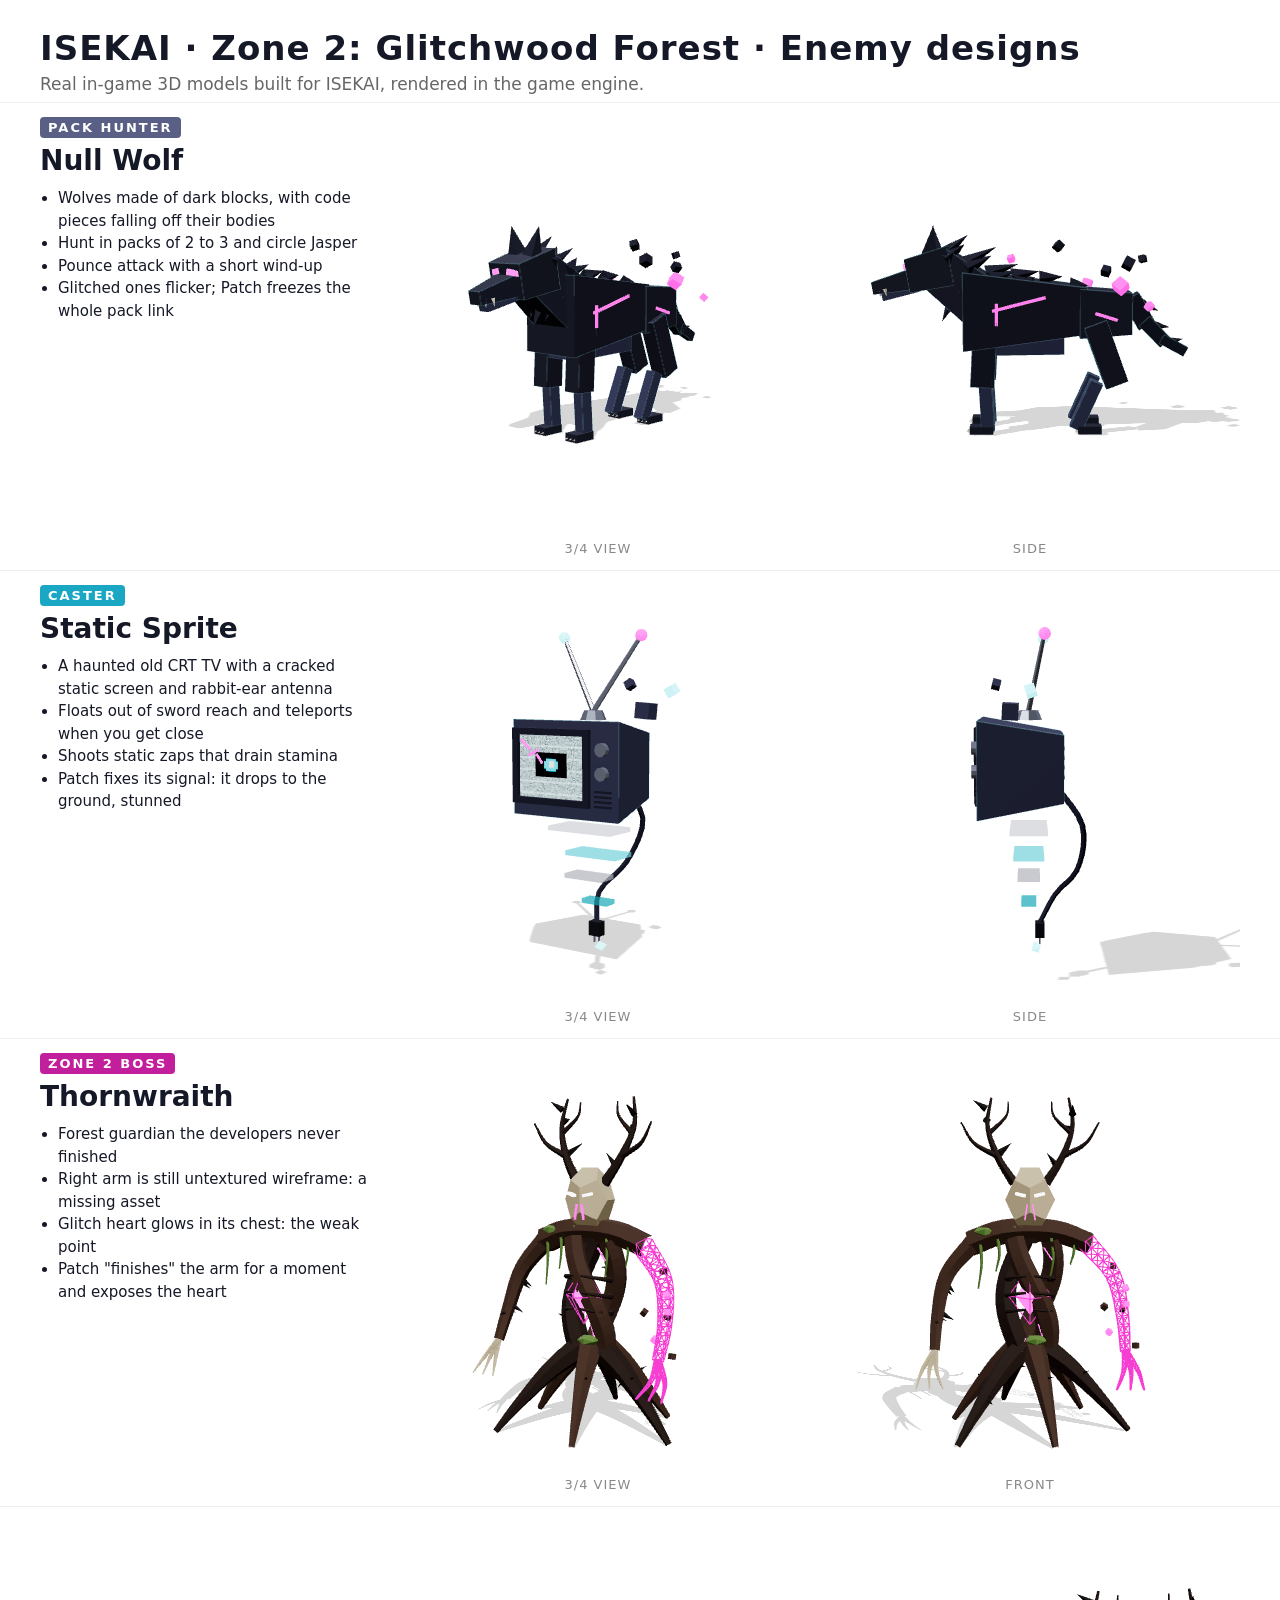
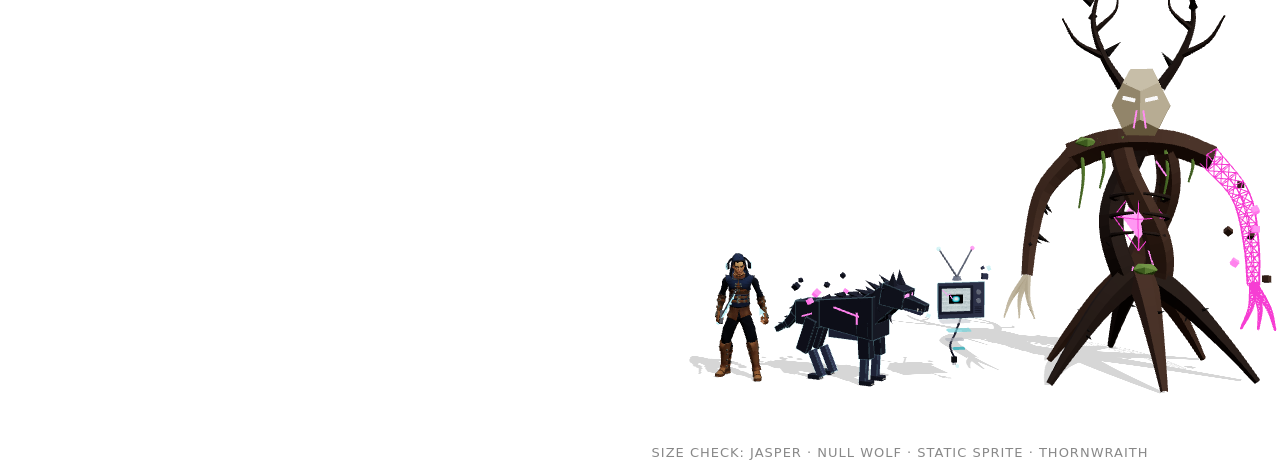
<file: tools/design.html>
<!doctype html>
<html><head><meta charset="utf-8"><title>ISEKAI - Zone 2 enemy designs</title>
<script type="importmap">{ "imports": { "three": "../lib/three.module.min.js", "three/addons/": "../lib/addons/" } }</script>
<style>
  body { margin: 0; background: #fff; font-family: system-ui, sans-serif; color: #151826; width: 1800px; }
  header { padding: 28px 40px 8px; }
  header h1 { margin: 0; font-size: 34px; letter-spacing: 1px; }
  header p { margin: 6px 0 0; color: #666; font-size: 17px; }
  .row { display: flex; align-items: stretch; padding: 14px 40px; border-top: 1px solid #eee; gap: 18px; }
  .info { width: 330px; flex: none; }
  .info h2 { margin: 6px 0 4px; font-size: 28px; }
  .info .tag { display: inline-block; font-size: 13px; font-weight: 800; letter-spacing: 2px; padding: 3px 8px; border-radius: 4px; color: #fff; }
  .info ul { padding-left: 18px; margin: 10px 0 0; font-size: 15px; line-height: 1.5; }
  .views { display: flex; gap: 12px; }
  figure { margin: 0; text-align: center; }
  figure img { width: 420px; height: 420px; display: block; border-radius: 8px; background: #fafafa; }
  figcaption { font-size: 13px; color: #888; margin-top: 4px; letter-spacing: 1px; }
  .lineup img { width: 1720px; height: 520px; }
</style></head>
<body>
<header><h1>ISEKAI · Zone 2: Glitchwood Forest · Enemy designs</h1><p>Real in-game 3D models built for ISEKAI, rendered in the game engine.</p></header>
<div id="rows"></div>
<script type="module">
import * as THREE from 'three';
import { GLTFLoader } from 'three/addons/loaders/GLTFLoader.js';
import { MeshoptDecoder } from 'three/addons/libs/meshopt_decoder.module.js';
import { buildNullWolf, buildStaticSprite, buildThornwraith } from '../src/monsters2.js';
import { buildCharacter } from '../src/characters.js';

const renderer = new THREE.WebGLRenderer({ antialias: true, preserveDrawingBuffer: true });
renderer.setPixelRatio(1); renderer.shadowMap.enabled = true; renderer.shadowMap.type = THREE.PCFSoftShadowMap;
renderer.toneMapping = THREE.ACESFilmicToneMapping; renderer.outputColorSpace = THREE.SRGBColorSpace;

function stage() {
  const s = new THREE.Scene(); s.background = new THREE.Color(0xffffff);
  s.add(new THREE.HemisphereLight(0xffffff, 0xb9b2a0, 1.5));
  const d = new THREE.DirectionalLight(0xffffff, 2.4); d.position.set(4, 8, 6); d.castShadow = true;
  d.shadow.mapSize.set(2048, 2048); Object.assign(d.shadow.camera, { left: -6, right: 6, top: 7, bottom: -2, near: 0.5, far: 30 }); d.shadow.bias = -0.0005; s.add(d);
  const fill = new THREE.DirectionalLight(0xdfe8ff, 0.7); fill.position.set(-5, 3, -4); s.add(fill);
  const g = new THREE.Mesh(new THREE.PlaneGeometry(40, 40), new THREE.ShadowMaterial({ opacity: 0.16 })); g.rotation.x = -Math.PI / 2; g.receiveShadow = true; s.add(g);
  return s;
}

// Render objects from a viewing angle, framed to fit; returns a PNG data URL.
function shot(objs, yaw, w = 420, h = 420, pitch = 0.12, pad = 1.08) {
  renderer.setSize(w, h);
  const s = stage(); for (const o of objs) s.add(o);
  const box = new THREE.Box3(); for (const o of objs) box.expandByObject(o);
  const c = box.getCenter(new THREE.Vector3()), size = box.getSize(new THREE.Vector3());
  const cam = new THREE.PerspectiveCamera(26, w / h, 0.1, 100);
  const fovV = cam.fov * Math.PI / 180, fovH = 2 * Math.atan(Math.tan(fovV / 2) * cam.aspect);
  const radH = Math.max(size.x, size.z) * 0.55, radV = size.y * 0.55;
  const dist = Math.max(radV / Math.tan(fovV / 2), radH / Math.tan(fovH / 2)) * pad + Math.max(size.x, size.z) * 0.3;
  cam.position.set(c.x + Math.sin(yaw) * dist * Math.cos(pitch), c.y + dist * Math.sin(pitch), c.z + Math.cos(yaw) * dist * Math.cos(pitch));
  cam.lookAt(c);
  renderer.render(s, cam);
  for (const o of objs) s.remove(o);
  return renderer.domElement.toDataURL('image/png');
}

const MONSTERS = [
  { name: 'Null Wolf', tag: 'PACK HUNTER', color: '#5a5f86', build: buildNullWolf, views: [[0.75, 'idle', '3/4 VIEW'], [Math.PI / 2, 'idle', 'SIDE'], [0.6, 'attack', 'POUNCE']],
    lines: ['Wolves made of dark blocks, with code pieces falling off their bodies', 'Hunt in packs of 2 to 3 and circle Jasper', 'Pounce attack with a short wind-up', 'Glitched ones flicker; Patch freezes the whole pack link'] },
  { name: 'Static Sprite', tag: 'CASTER', color: '#1aa7c4', build: buildStaticSprite, views: [[0.6, 'idle', '3/4 VIEW'], [Math.PI / 2, 'idle', 'SIDE'], [0.35, 'attack', 'STATIC ZAP']],
    lines: ['A haunted old CRT TV with a cracked static screen and rabbit-ear antenna', 'Floats out of sword reach and teleports when you get close', 'Shoots static zaps that drain stamina', 'Patch fixes its signal: it drops to the ground, stunned'] },
  { name: 'Thornwraith', tag: 'ZONE 2 BOSS', color: '#c21f9d', build: buildThornwraith, views: [[0.55, 'idle', '3/4 VIEW'], [0, 'idle', 'FRONT'], [0.4, 'attack', 'ROOT SLAM']],
    lines: ['Forest guardian the developers never finished', 'Right arm is still untextured wireframe: a missing asset', 'Glitch heart glows in its chest: the weak point', 'Patch "finishes" the arm for a moment and exposes the heart'] },
];

const rows = document.getElementById('rows');
for (const m of MONSTERS) {
  const row = document.createElement('div'); row.className = 'row';
  const imgs = m.views.map(([yaw, pose, cap]) => `<figure><img src="${shot([m.build({ pose }).root], yaw)}"><figcaption>${cap}</figcaption></figure>`).join('');
  row.innerHTML = `<div class="info"><span class="tag" style="background:${m.color}">${m.tag}</span><h2>${m.name}</h2><ul>${m.lines.map(l => `<li>${l}</li>`).join('')}</ul></div><div class="views">${imgs}</div>`;
  rows.appendChild(row);
}

// Size lineup with Jasper.
const loader = new GLTFLoader(); loader.setMeshoptDecoder(MeshoptDecoder);
const [jg, a1] = await Promise.all(['jasper', 'anims1'].map(f => loader.loadAsync(`../assets/models/${f}.glb`)));
const idle = a1.animations.find(c => c.name === 'Idle_Loop');
const jasper = buildCharacter(jg, 'jasper', idle);
const jr = jasper.root;
const jm = new THREE.AnimationMixer(jr); jm.clipAction(idle).play(); jm.update(0.6); jr.position.set(-2.6, 0, 0); jr.rotation.y = 0.3;
const w = buildNullWolf().root; w.position.set(-1.0, 0, 0.2); w.rotation.y = 1.1;
const sp = buildStaticSprite().root; sp.position.set(0.5, 0, 0.3); sp.rotation.y = 0.2;
const tw = buildThornwraith().root; tw.position.set(3.2, 0, -0.4); tw.rotation.y = -0.25;
const lrow = document.createElement('div'); lrow.className = 'row lineup';
lrow.innerHTML = `<figure><img src="${shot([jr, w, sp, tw], 0, 1720, 520, 0.06, 1.0)}"><figcaption>SIZE CHECK: JASPER · NULL WOLF · STATIC SPRITE · THORNWRAITH</figcaption></figure>`;
rows.appendChild(lrow);
window.__done = true;
</script>
</body></html>
</file>
